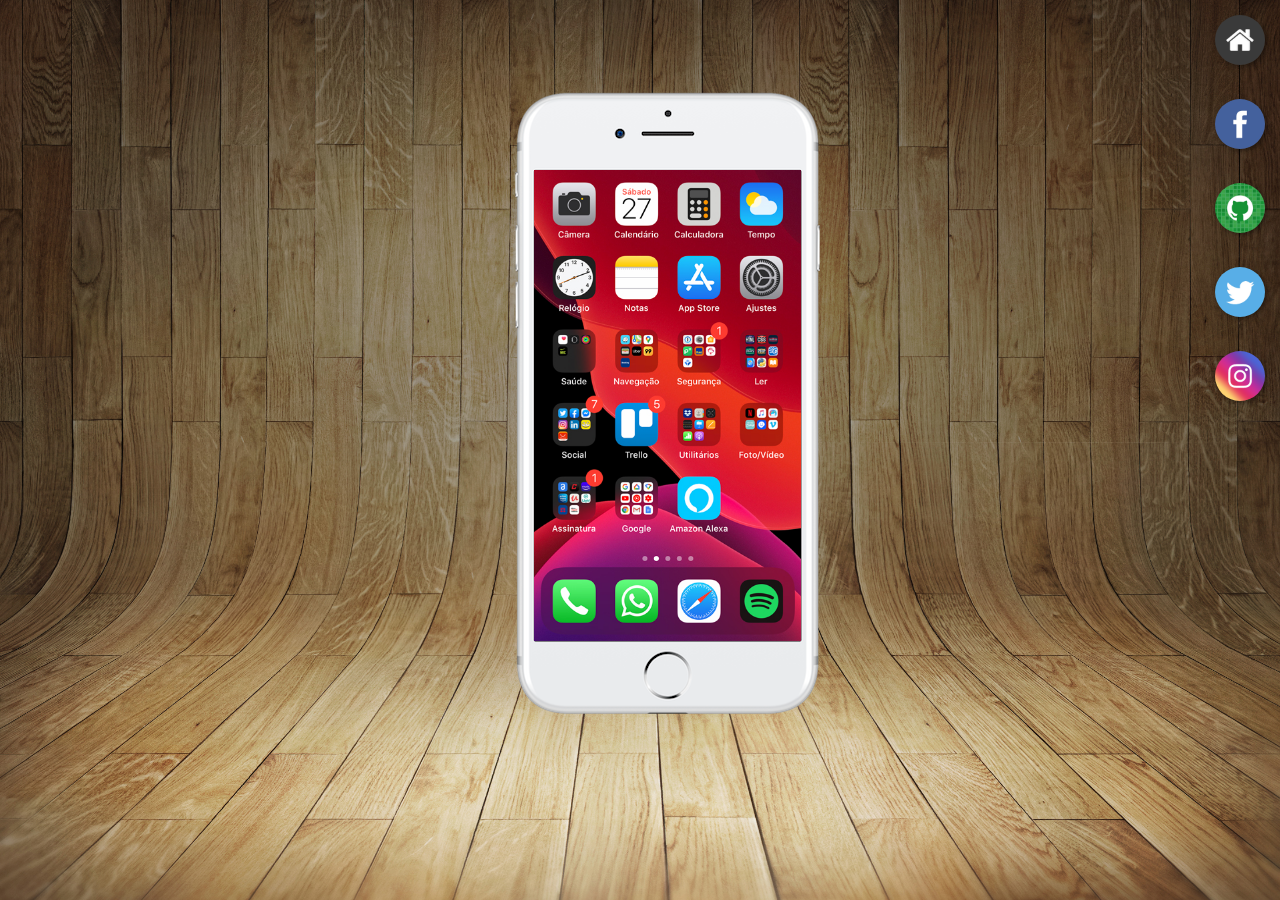
<file: index.html>
<!DOCTYPE html>
<html lang="pt-br">
<head>
    <meta charset="UTF-8">
    <meta name="viewport" content="width=device-width, initial-scale=1.0">
    <title>Rede Social</title>
    <link rel="stylesheet" href="style.css">
 <link rel="shortcut icon" href="favicon.ico" type="image/x-icon">

</head>
<body>
    <main>
        <section id="telefone" name="tela">
            <iframe src="home.html" name="tela" id="tela" frameborder="0">
                Seu navegador não é compatível com isso.
            </iframe>
                   </section>
                
            <section id="redes-sociais" name="tela"> 
                <a href="home.html" target="tela"> <img src="imagens/logo-home.jpg"alt="home"></a><br>
                <a href="facebook.html" target="tela"><img src="imagens/logo-facebook.jpg"alt="facebook"><br></a>
                <a href="github.html" target="tela"><img src="imagens/logo-github.jpg"alt="github"></a><br>
                <a href="twitter.html" target="tela"><img src="imagens/logo-twitter.jpg"alt="twitter"></br>
                <a href="instagram.html" target="tela"><img src="imagens/logo-instagram.jpg"alt="instagram"></a>

        </section>
    </main>
</body>
</html>
</file>
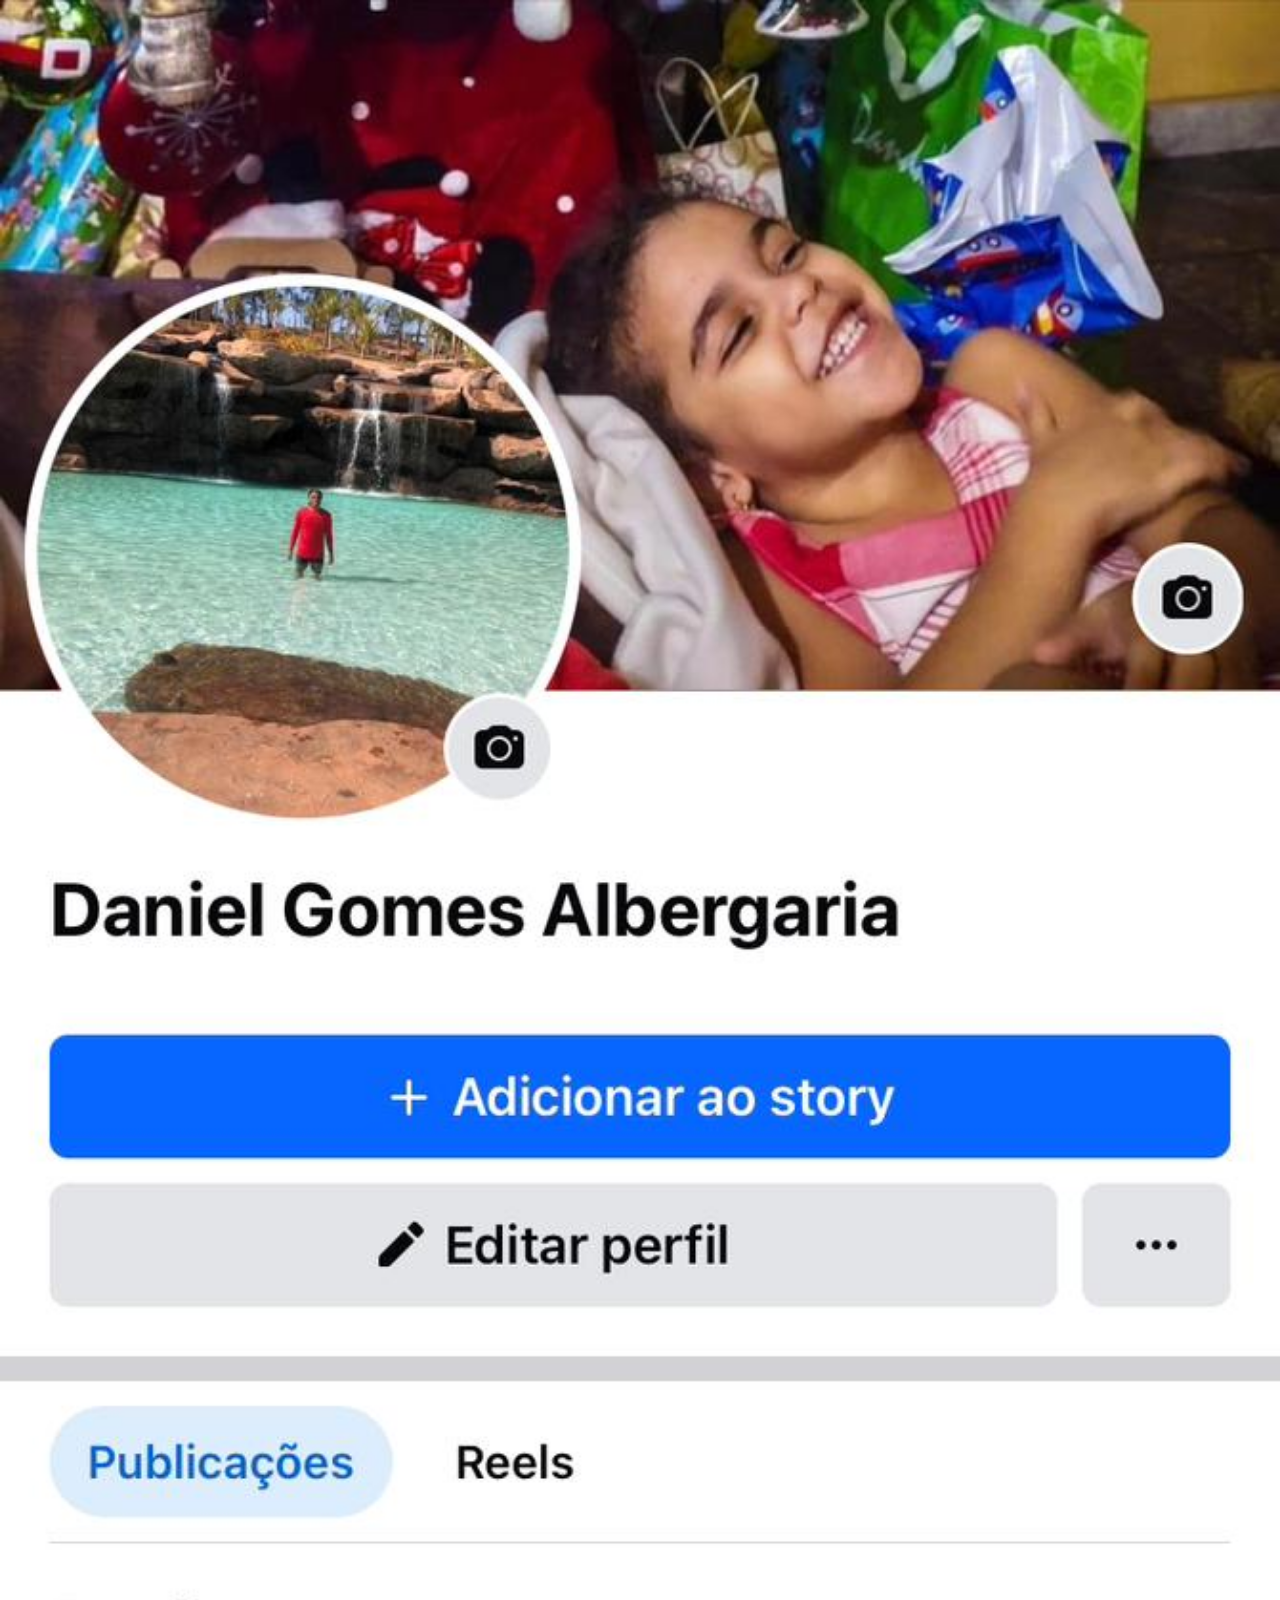
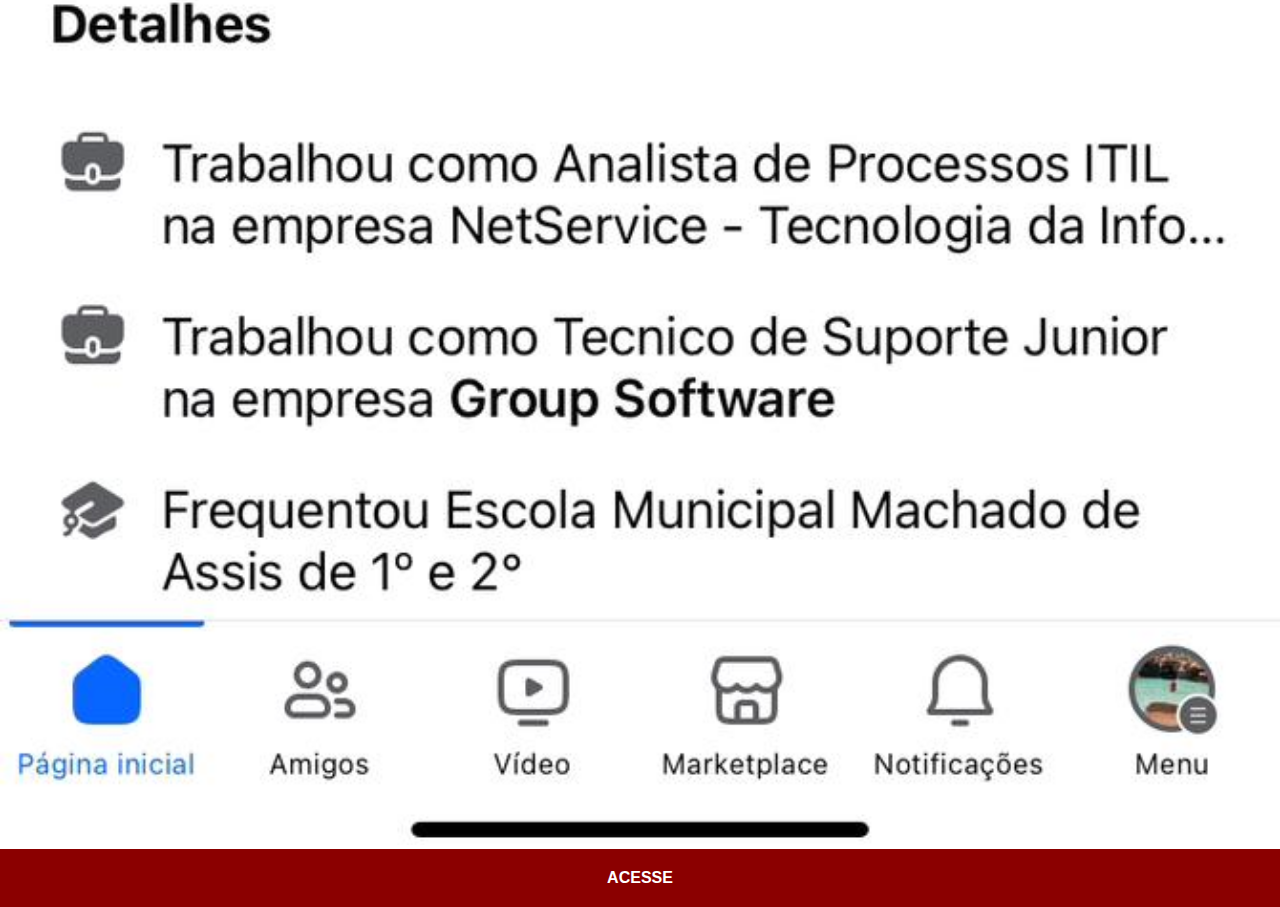
<file: facebook.html>
<!DOCTYPE html>
<html lang="pt-br">
<head>
    <meta charset="UTF-8">
    <meta name="viewport" content="width=device-width, initial-scale=1.0">
    <link rel="stylesheet" href="social.css">
    
    <title>facebook</title>
</head>
<body>
    <img src="imagens/Face 1.jpeg" alt="facebook"> 
    <a href="https://www.facebook.com/daniel.albergariaferreira" target="_blank">ACESSE</a>
</body>
</html>
</file>
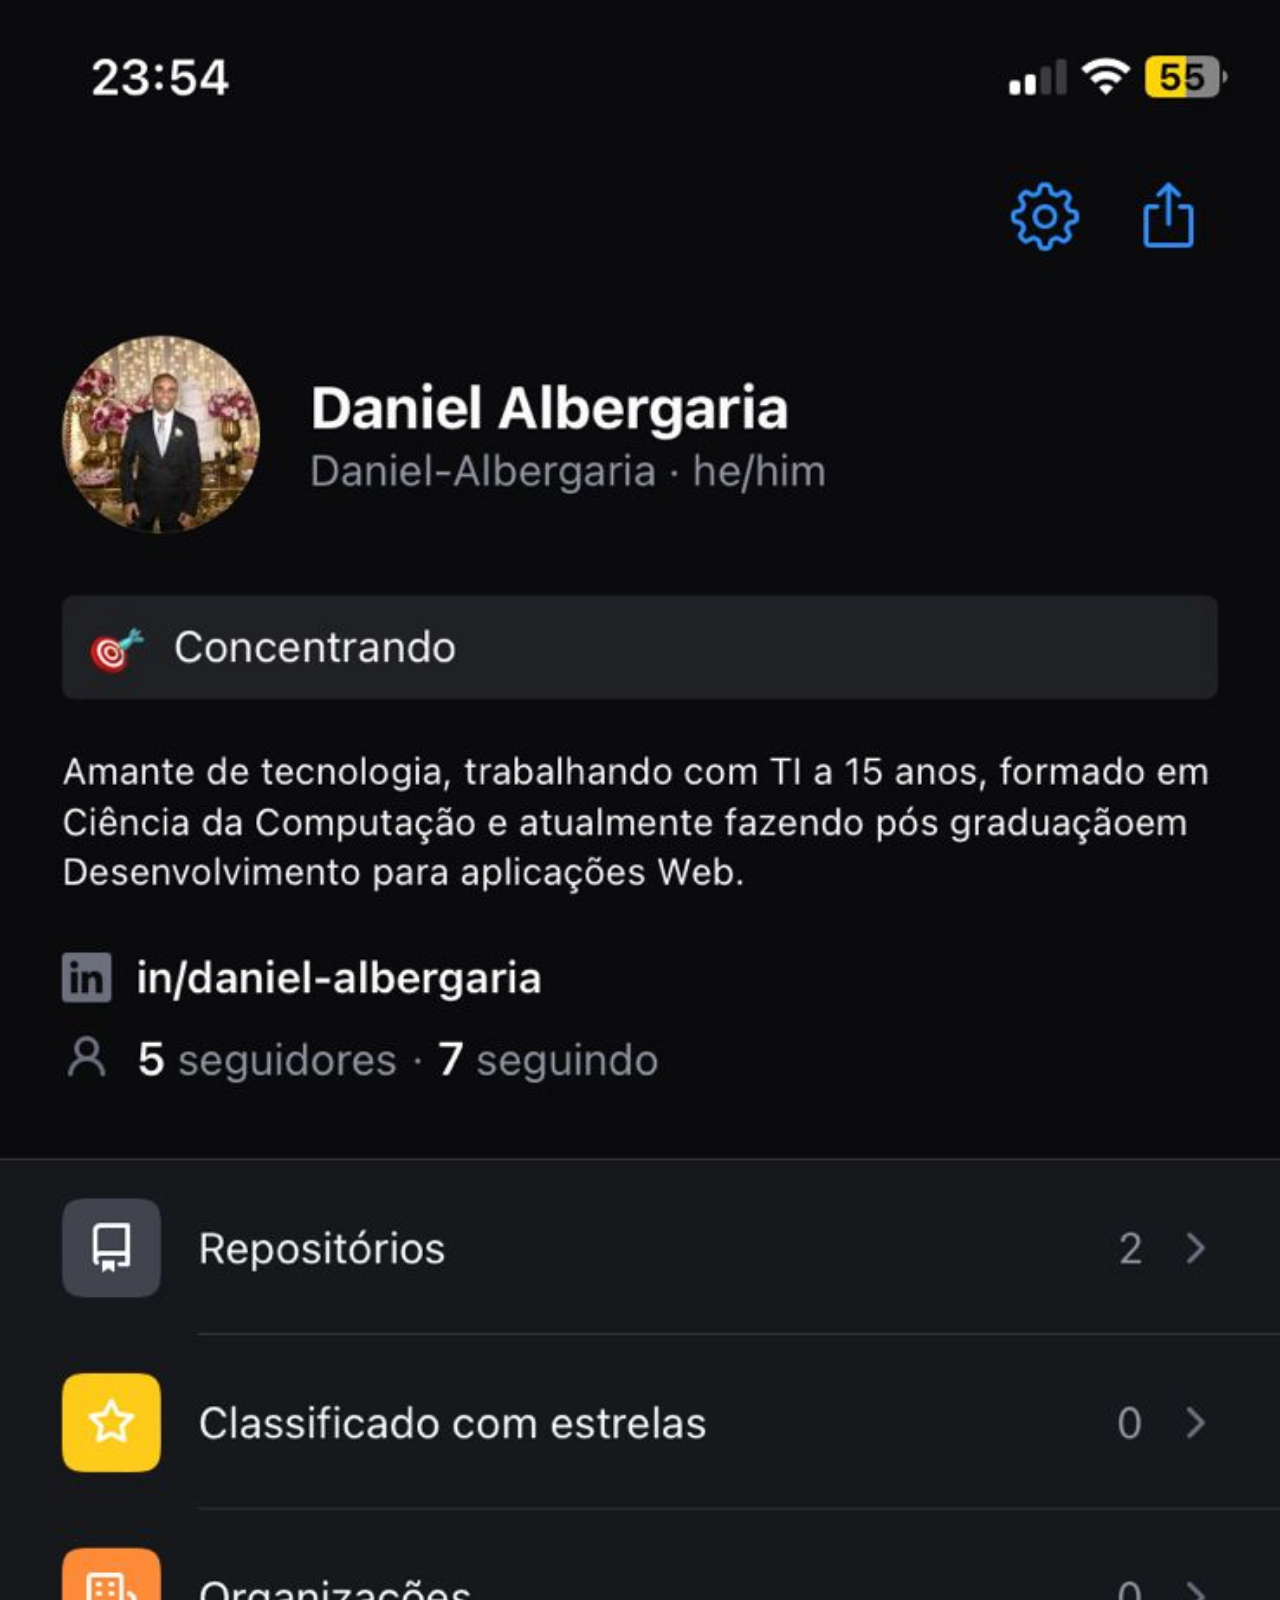
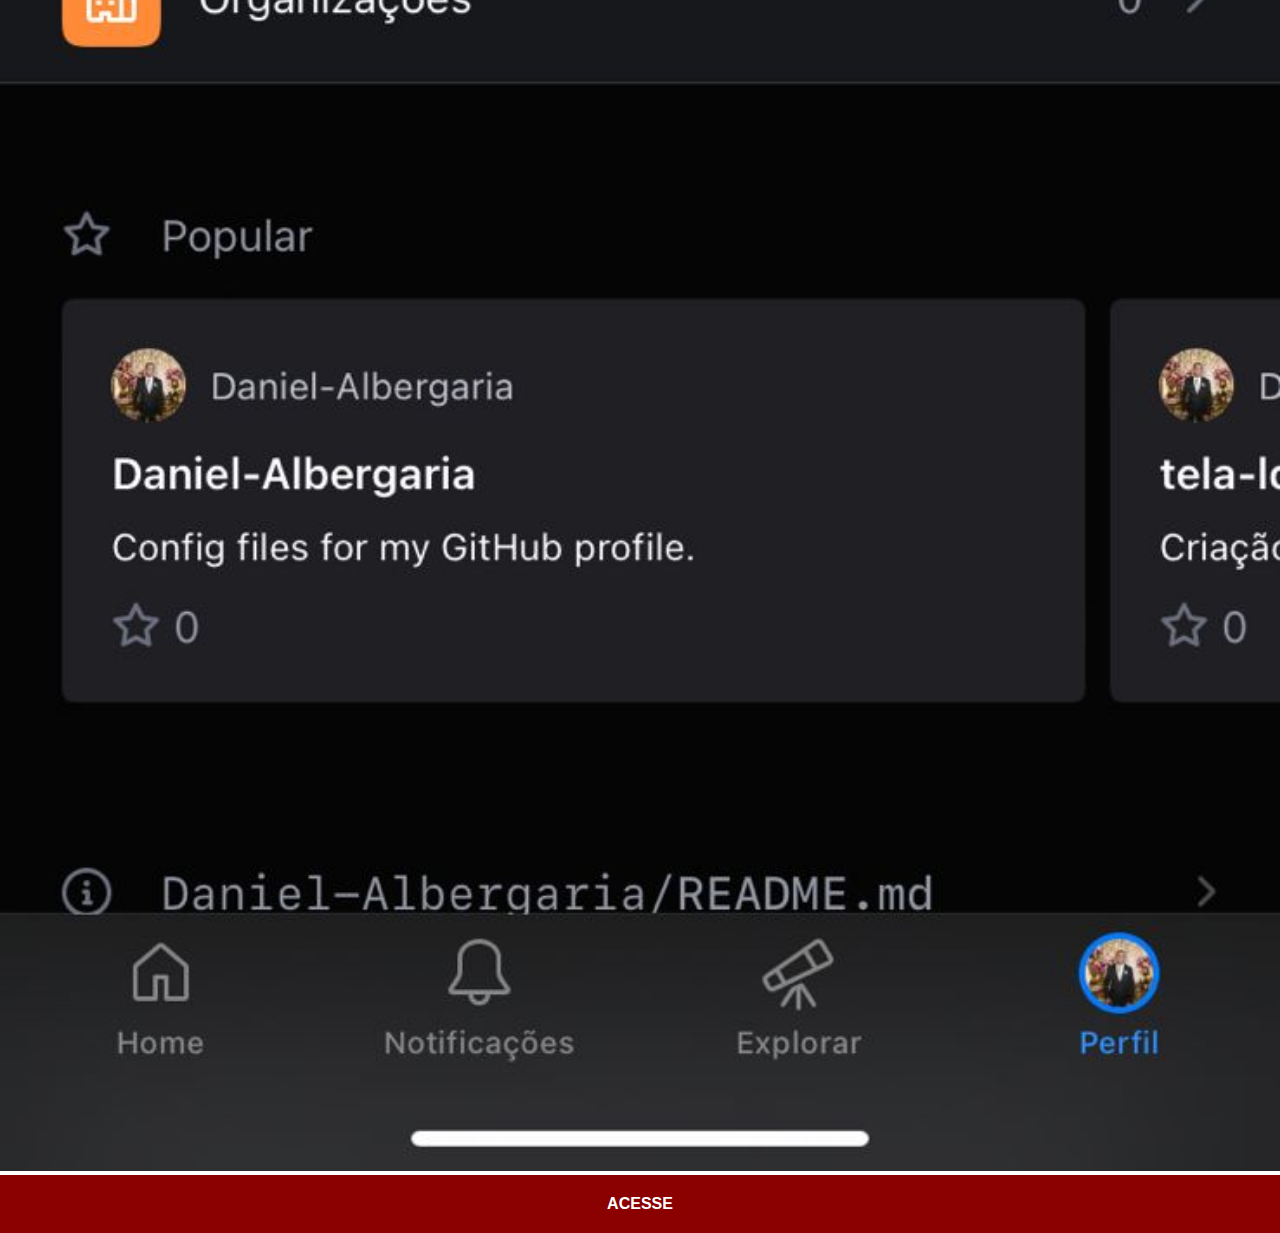
<file: github.html>
<!DOCTYPE html>
<html lang="pt-br">
<head>
    <meta charset="UTF-8">
    <meta name="viewport" content="width=device-width, initial-scale=1.0">
    <link rel="stylesheet" href="social.css">
    <title>Github</title>
</head>
<body>
<img src="imagens/git2.jpeg" alt=github>    
<a href="https://github.com/dabeluz" target="_blank">ACESSE</a>

</body>
</html>
</file>
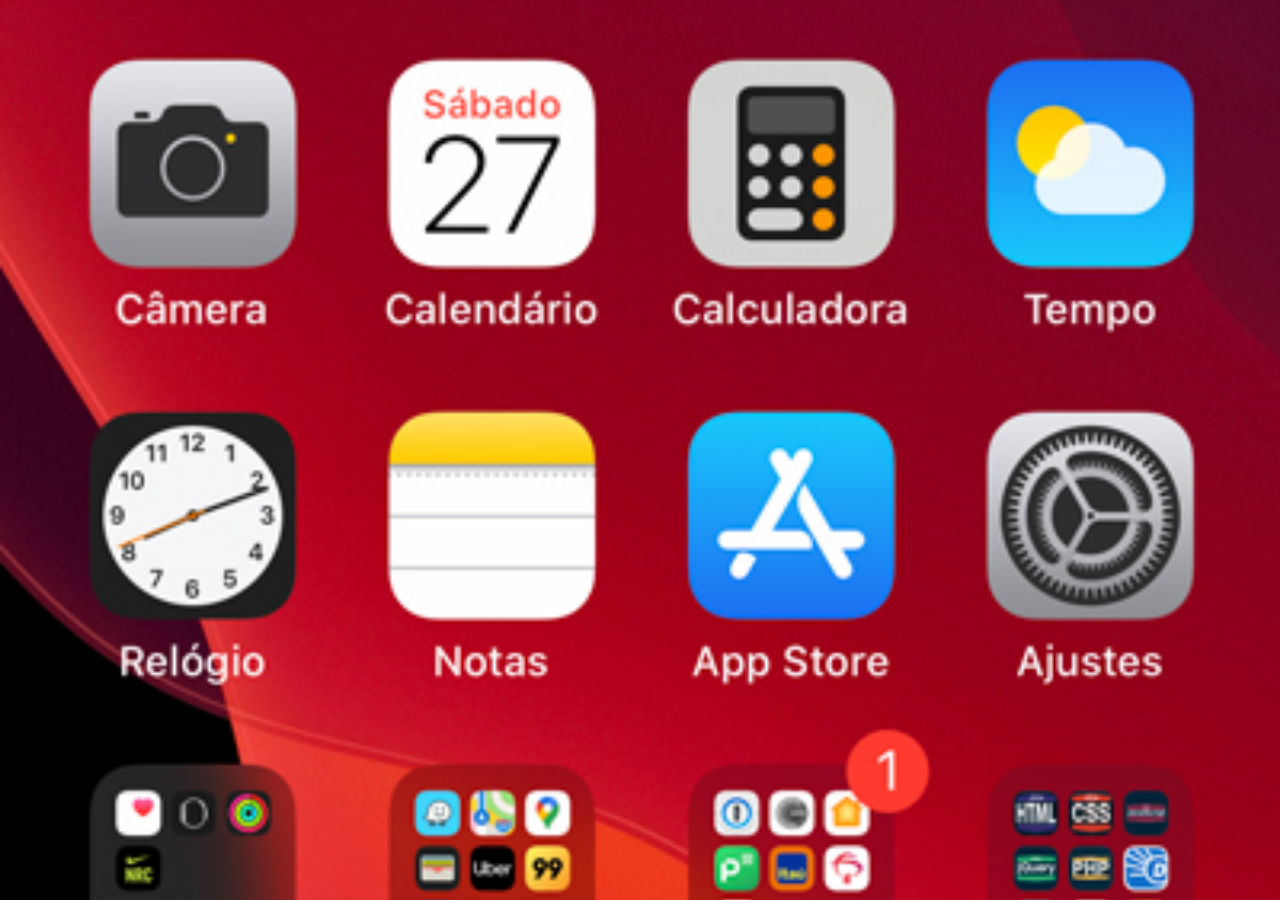
<file: home.html>
<!DOCTYPE html>
<html lang="pt-br">
<head>
    <meta charset="UTF-8">
    <meta name="viewport" content="width=device-width, initial-scale=1.0">
    <title>Home</title>
</head>

<style>
*{
   margin: 0px;
   height: 0px;
}
body {
    width: 100vw;
    height: 100vh;
    background: black url(imagens/tela-home.jpg)no-repeat top center;
    background-size: cover;
}
</style>
<body>
    <img src="imagens/tela-home.jpg" alt="home"> <a href="https://www.facebook.com/daniel.albergariaferreira" target="_blank"></a>
</body>
</html>
</file>
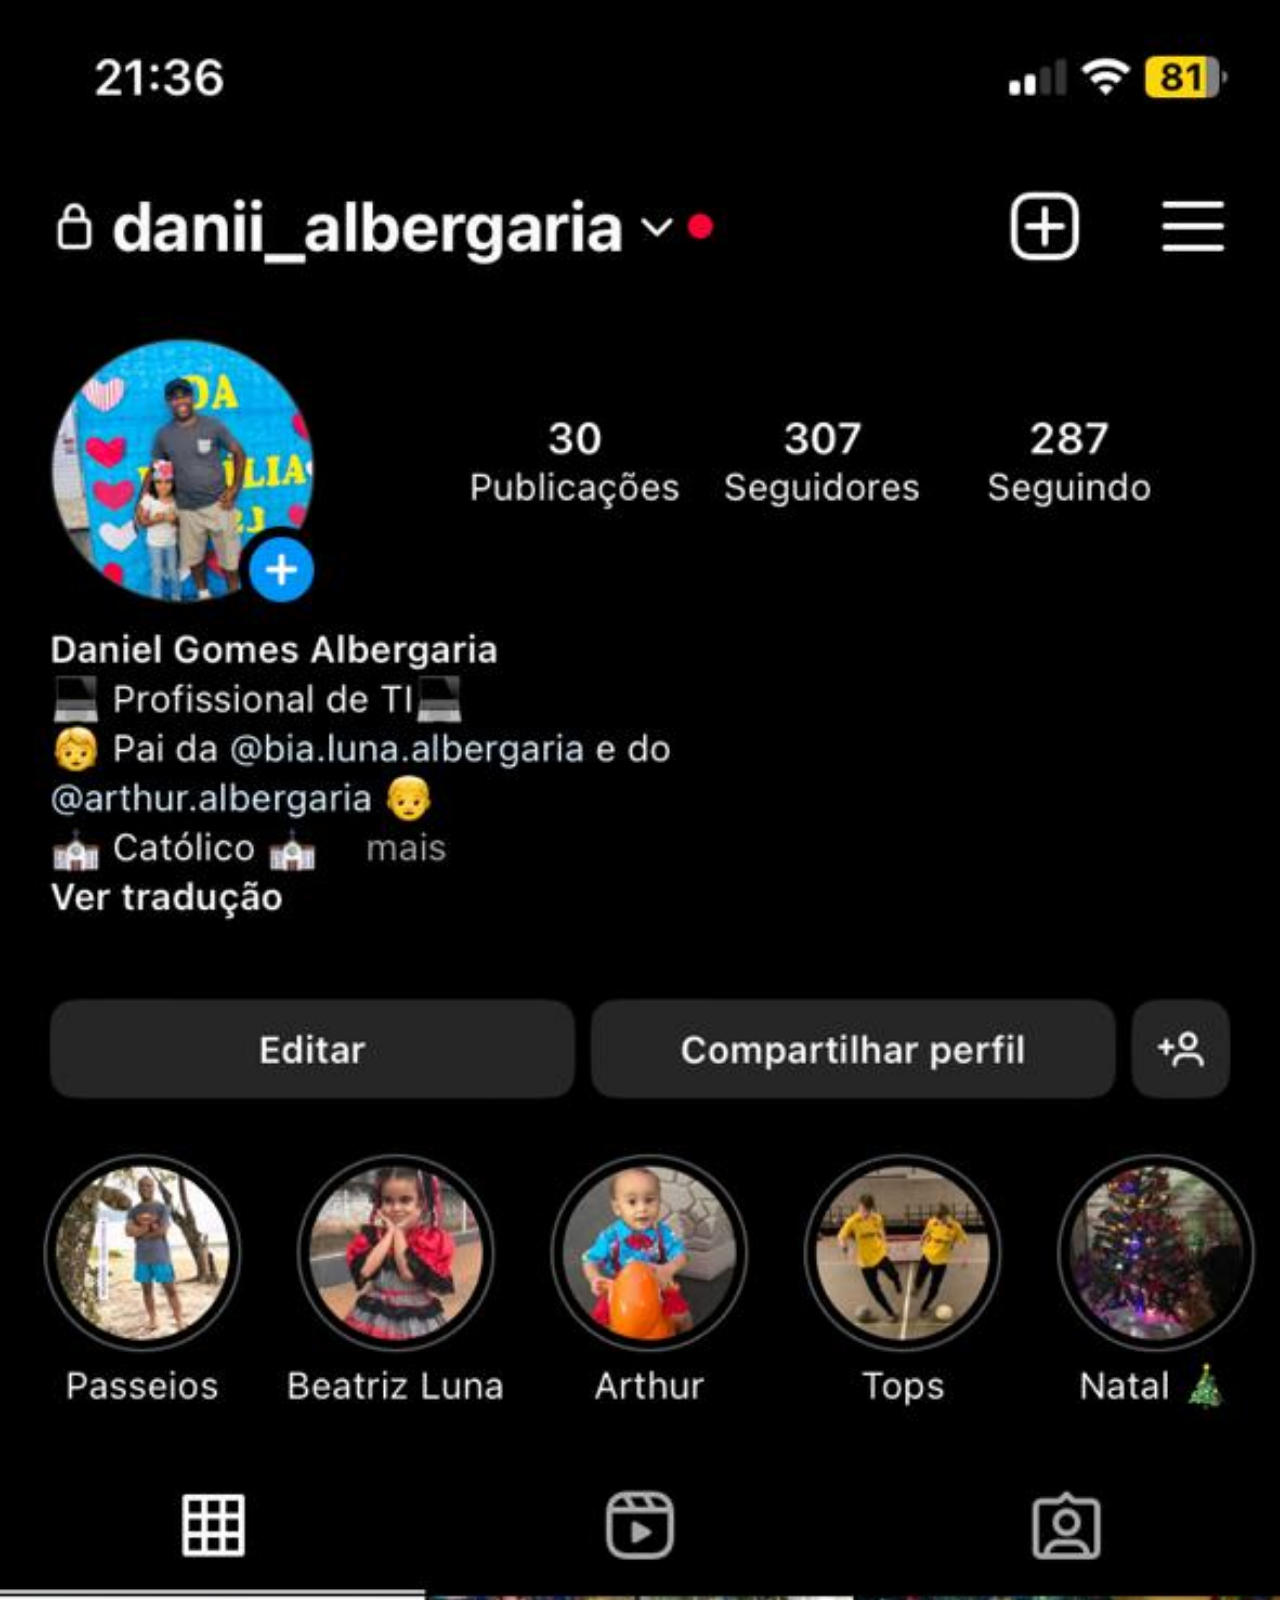
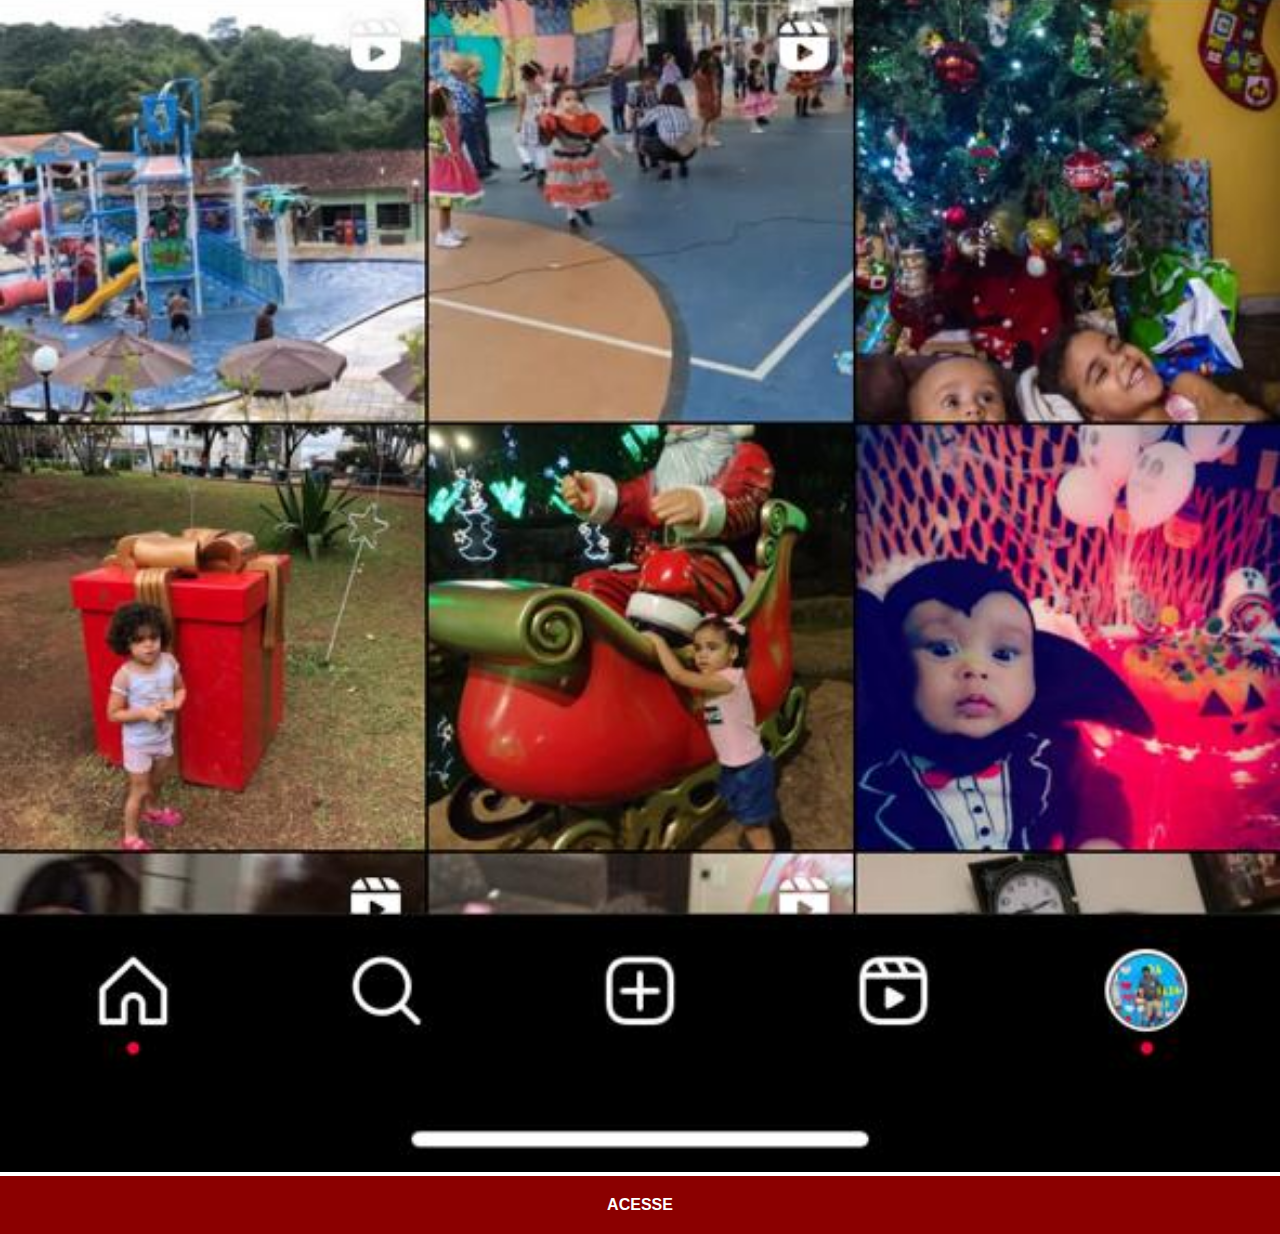
<file: instagram.html>
<!DOCTYPE html>
<html lang="pt-br">
<head>
    <meta charset="UTF-8">
    <meta name="viewport" content="width=device-width, initial-scale=1.0">
    <title>Instagram</title>
    <link rel="stylesheet" href="social.css">
</head>
<body>
    <img src="imagens/Insta1.jpeg" alt="Instagram">
    <a href="https://www.instagram.com/danii_albergaria " target="_blank">ACESSE</a>
</body>
</html>
</file>
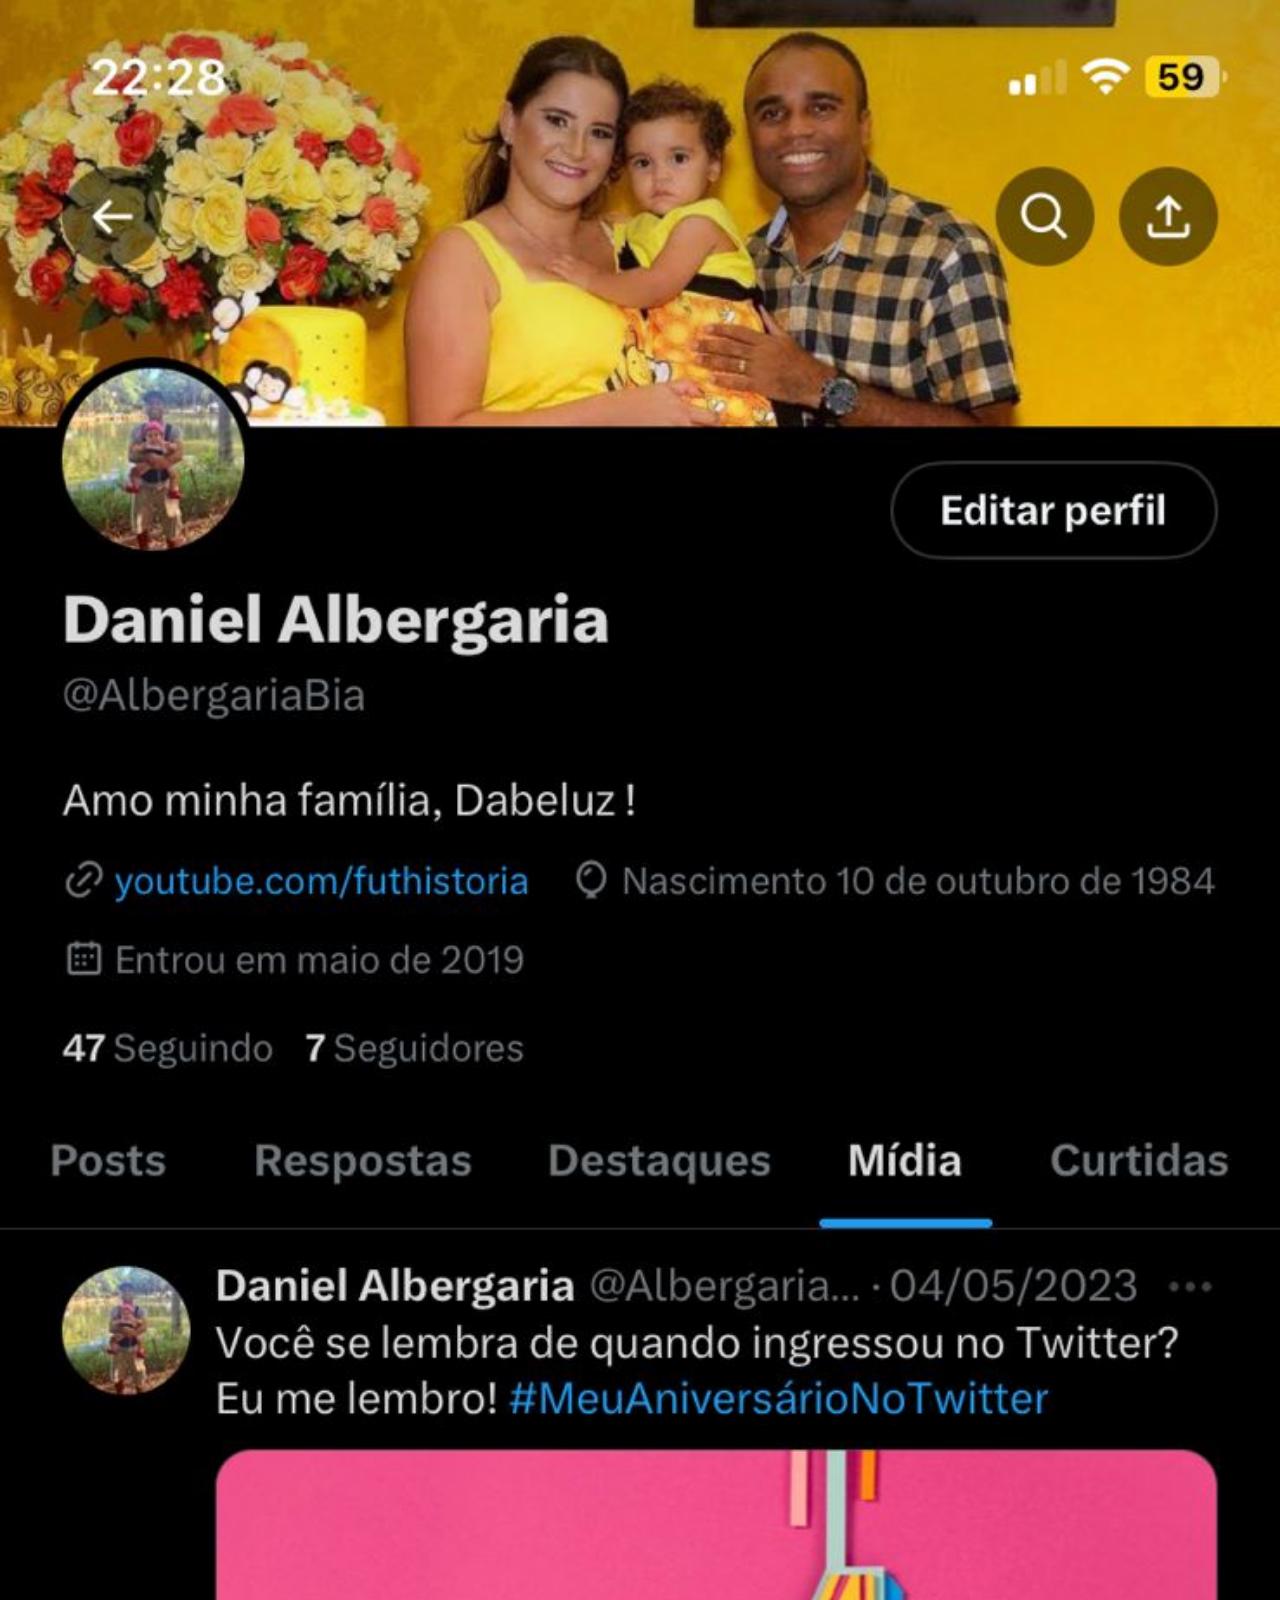
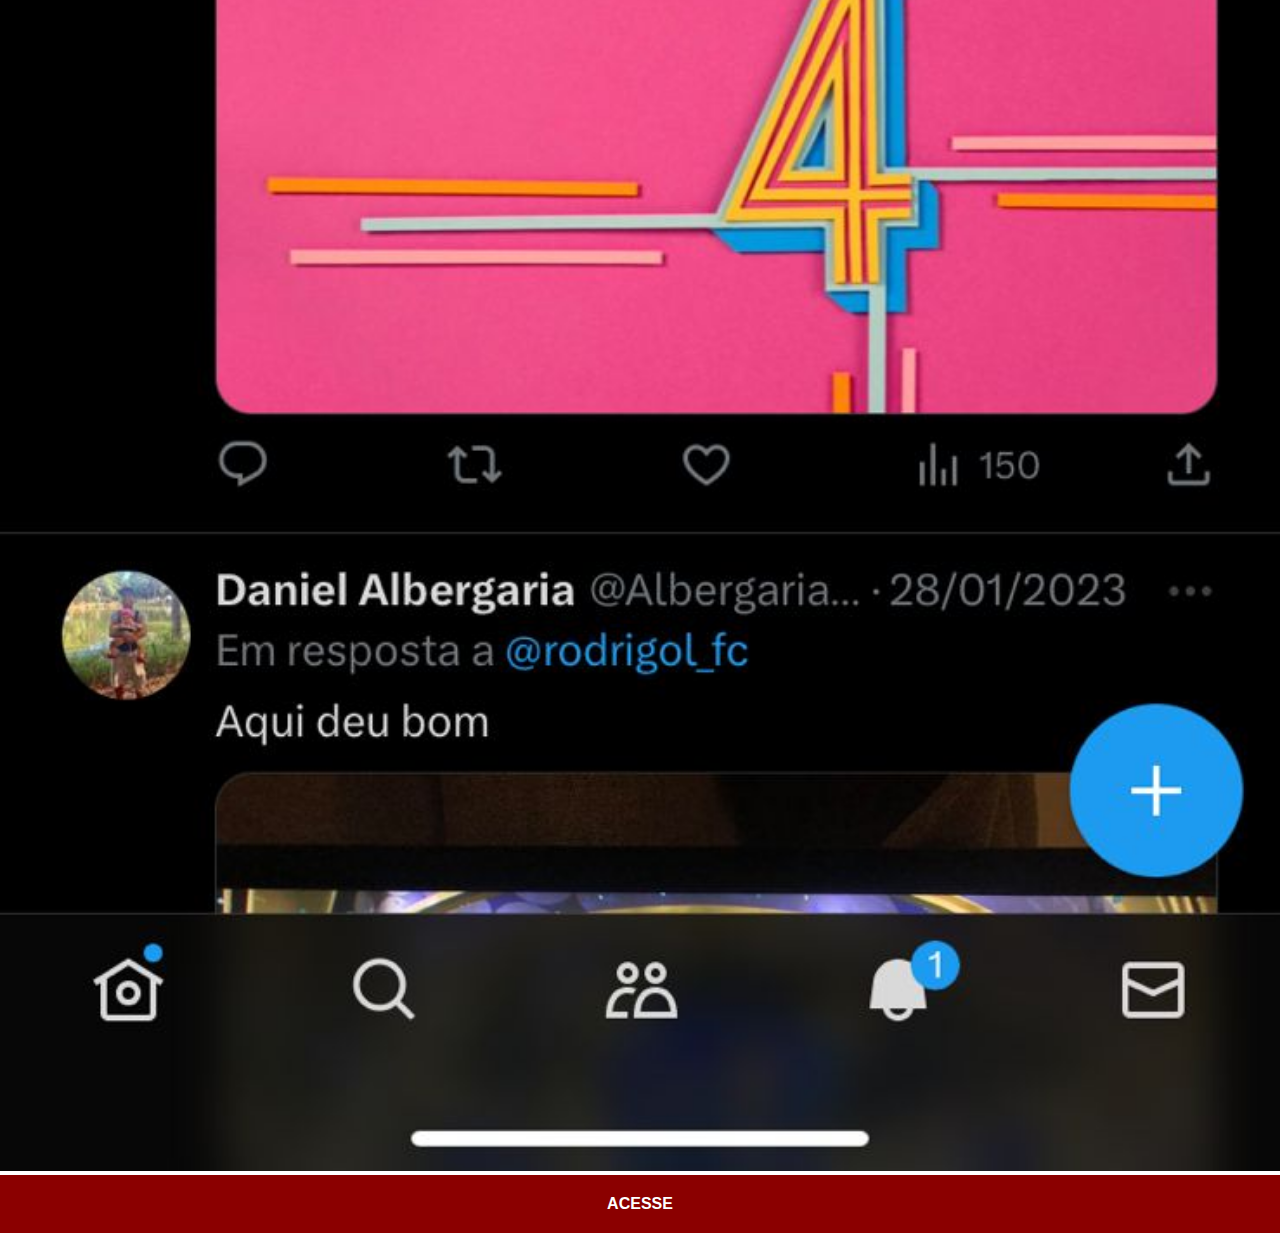
<file: twitter.html>
<!DOCTYPE html>
<html lang="en">
<head>
    <meta charset="UTF-8">
    <meta name="viewport" content="width=device-width, initial-scale=1.0">
    <link rel="stylesheet" href="social.css">
    <title>Twitter</title>
</head>
<body>
    <img src="imagens/tw09.jpeg" alt="Twitter">
    <a href="https://twitter.com/AlbergariaBia" target="_blank">ACESSE</a>
</body>
</html>
</file>
<file: style.css>
@charset "UTF8";
*    {
        margin: 0px;
        padding: 0px;
         font-family: Arial, "Helvetica Neue", Helvetica, sans-serif;
}

html,body {
        height: 100vh;
        width: 100vw;
        
}

body {
        background: url(imagens/fundo-madeira.jpg)no-repeat;
        background-size: cover;
        background-attachment: fixed ;
        }

main {
        position: relative;
        height: 100vh;
       
        }

section#telefone {
        position:absolute;
        top: 90px;
        left:40%;
        transform:translate(-50% -50%);
        height:627px;
        width: 311px;
        background-color: blue;
        background: url(imagens/frame-iphone.png)no-repeat;
}

iframe#tela{
    position: relative;
    top: 80px;
    left: 22px;
    width: 267px;
    height: 471px;
}

#redes-sociais img {
    width: 50px;
    margin: 15px;
    border-radius: 50%;
    box-shadow: 2px 2px 5px rgba(0,0,0,0.400);
    }
section#redes-sociais {
    text-align: right;
}

section#redes-sociais img:hover {
    border: 2px solid
    rgba(255,255,255,0.637);
    transform: translate(-3px, -3px);
    box-shadow: 5px 5px 10px rgba(0,0,0,0.623);
    transition: transform .3s , border 1s;
}
</file>
<file: social.css>
@charset "UTF8";

*{
    margin: 0px;
    padding: 0px;
    font-family: Arial, Helvetica, sans-serif;
}
img {
    width: 100vw;
}
a {
    display:block;
    background-color: darkred;
    color: white;
    padding: 20px;
    text-align: center;
    font-weight: bolder;
    text-decoration: none;
}

a:hover {
    background-color: red;
}

::-webkit-scrollbar {
    width: 0px;
    height: 0px;
}
</file>
